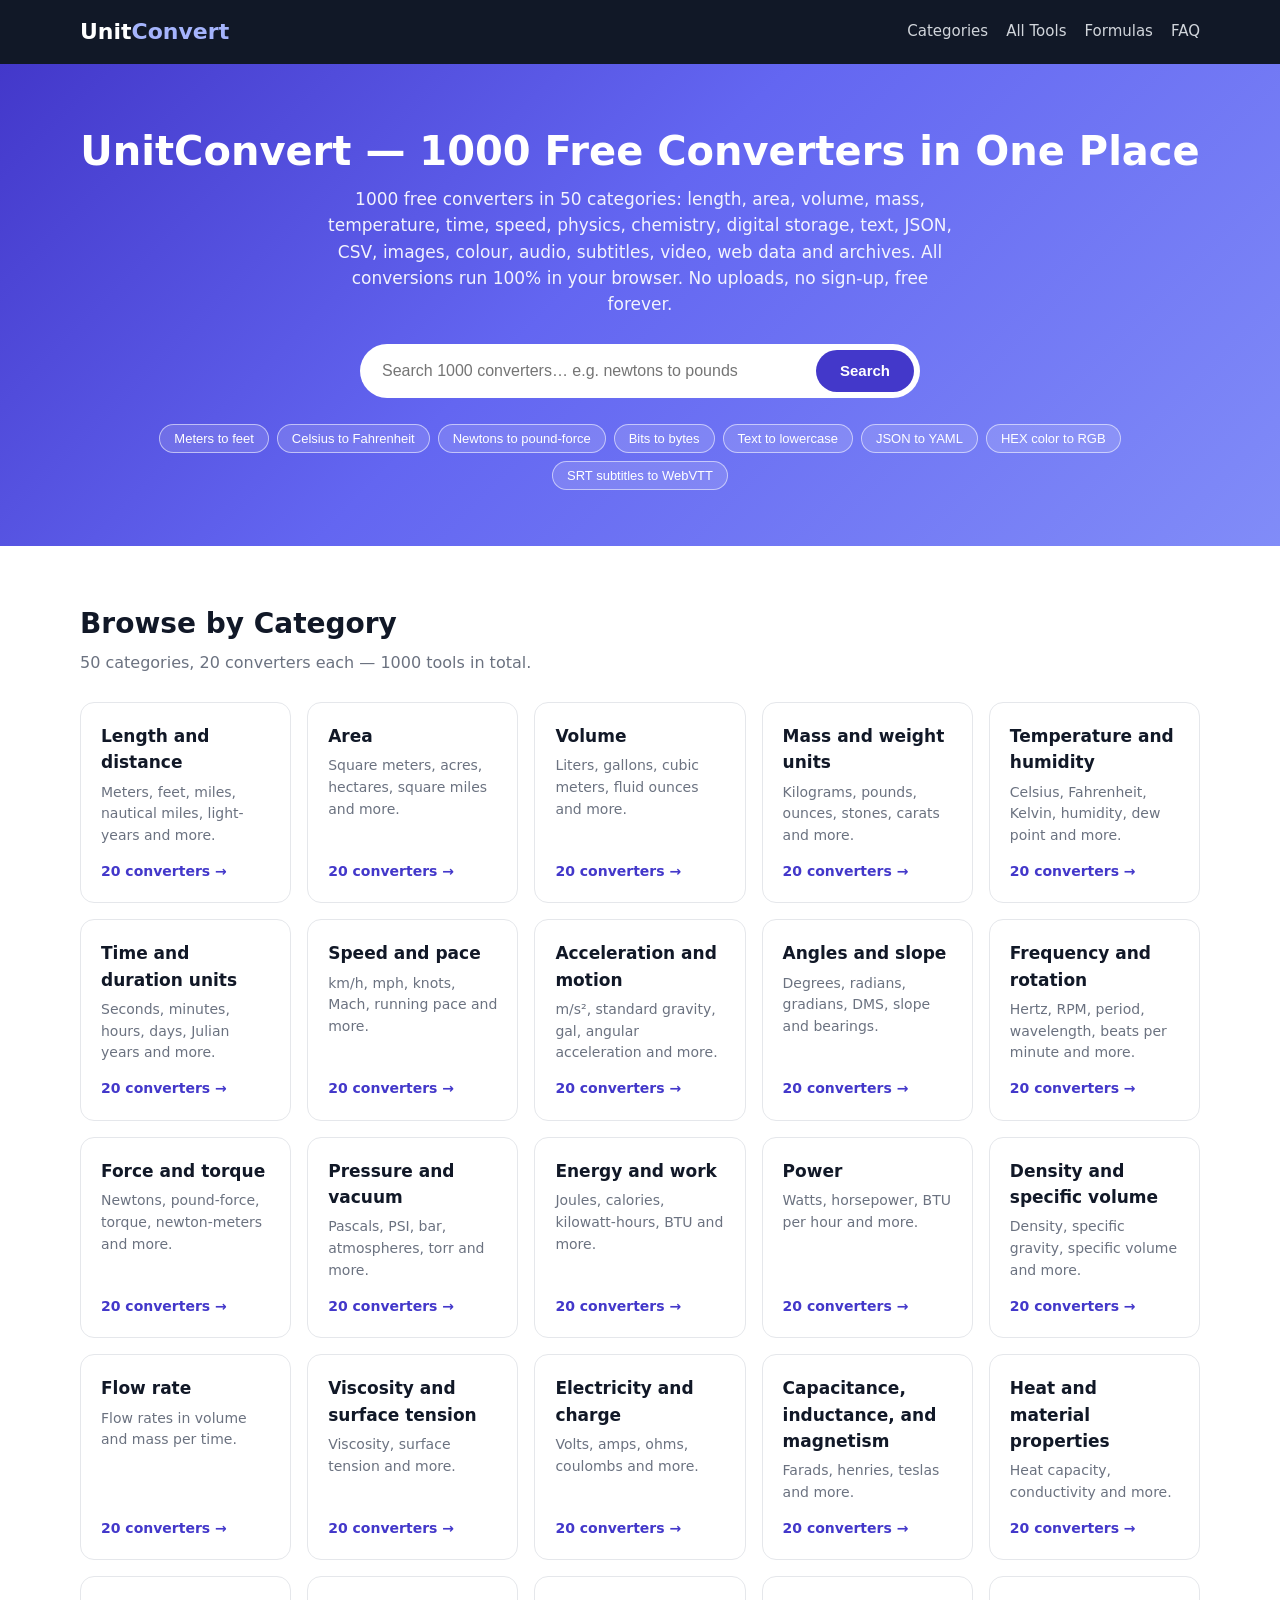
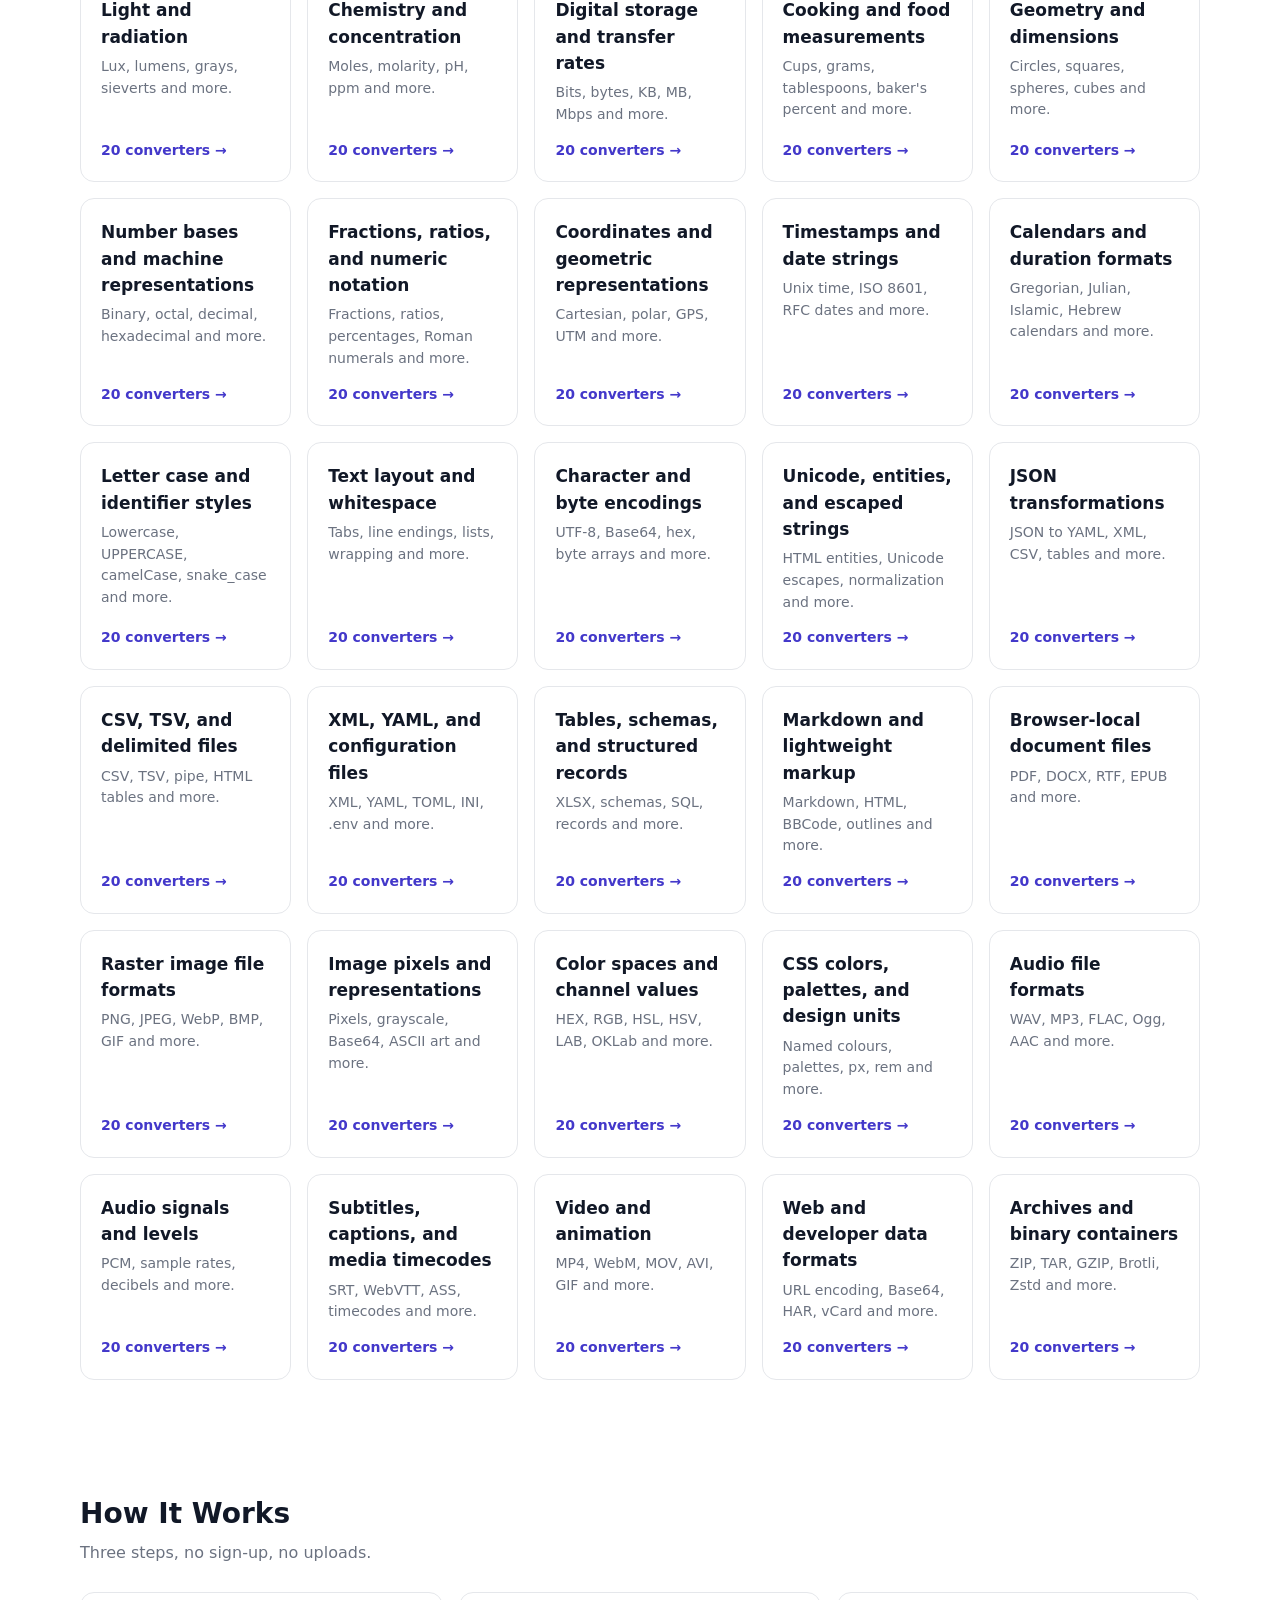
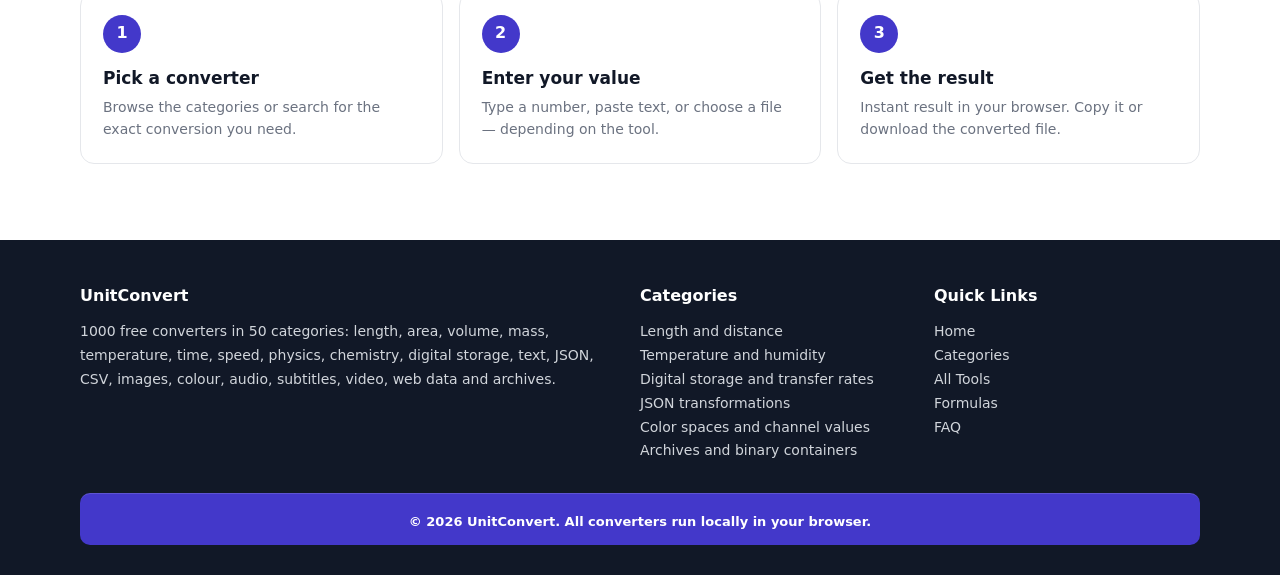
<file: index.html>
<!DOCTYPE html>
<html lang="en">
<head>
  <meta name="google-site-verification" content="mkEj4gmrRKEzXLPZhpCU2BWsqfdQDGUkeiifgTPFusU" />
<meta charset="UTF-8">
<meta name="viewport" content="width=device-width, initial-scale=1.0">
<title>UnitConvert — 1000 Free Converters in One Place</title>
<meta name="description" content="1000 free converters in 50 categories: length, area, volume, mass, temperature, time, speed, physics, chemistry, digital storage, text, JSON, CSV, images, colour, audio, subtitles, video, web data and archives.">

<meta property="og:type" content="website">
<meta property="og:title" content="UnitConvert — 1000 Free Converters in One Place">
<meta property="og:description" content="1000 free converters in 50 categories: length, area, volume, mass, temperature, time, speed, physics, chemistry, digital storage, text, JSON, CSV, images, colour, audio, subtitles, video, web data and archives.">
<meta name="twitter:card" content="summary_large_image">
<meta name="twitter:title" content="UnitConvert — 1000 Free Converters in One Place">
<meta name="twitter:description" content="1000 free converters in 50 categories: length, area, volume, mass, temperature, time, speed, physics, chemistry, digital storage, text, JSON, CSV, images, colour, audio, subtitles, video, web data and archives.">
<script type="application/ld+json">
{"@context":"https://schema.org","@type":"WebSite","name":"UnitConvert","description":"1000 free converters in 50 categories: length, area, volume, mass, temperature, time, speed, physics, chemistry, digital storage, text, JSON, CSV, images, colour, audio, subtitles, video, web data and archives."}
</script>
<script type="application/ld+json">
{"@context":"https://schema.org","@type":"FAQPage","mainEntity":[
{"@type":"Question","name":"Are the UnitConvert converters really free?","acceptedAnswer":{"@type":"Answer","text":"Yes. All 1000 converters on UnitConvert are free, with no sign-up and no usage limits."}},
{"@type":"Question","name":"Do my values or files leave my device?","acceptedAnswer":{"@type":"Answer","text":"No. Every conversion runs locally in your browser. Numeric and text tools never send anything anywhere; file tools process your file on your own device and the converted file is downloaded straight to you."}},
{"@type":"Question","name":"How accurate are the conversions?","acceptedAnswer":{"@type":"Answer","text":"Numeric converters use exact international factors where they exist (for example 1 inch = 2.54 cm exactly). Special tools such as calendars and coordinates use standard published algorithms."}},
{"@type":"Question","name":"Can I use these converters on my phone?","acceptedAnswer":{"@type":"Answer","text":"Yes. The site is fully responsive — the tool grid, search and converter all work on mobile."}},
{"@type":"Question","name":"What is UnitConvert?","acceptedAnswer":{"@type":"Answer","text":"UnitConvert is a free collection of 1000 converters in 50 categories of 20 tools each — units, physics, science, text, data formats, media, colour and files."}},
{"@type":"Question","name":"Why do some tools ask for an extra value?","acceptedAnswer":{"@type":"Answer","text":"Some conversions need a reference value — for example a molar mass, a density, or a temperature. The converter asks for it so the result is correct for your exact case."}},
{"@type":"Question","name":"Can I copy a result?","acceptedAnswer":{"@type":"Answer","text":"Yes. Every converter has a Copy button (numeric and text tools), and file tools give you a direct download."}},
{"@type":"Question","name":"Do the tools work offline?","acceptedAnswer":{"@type":"Answer","text":"Once the page is loaded, the converters themselves need no internet connection — everything runs in your browser."}}
]}
</script>

<link rel="stylesheet" href="global/global.css">
<link rel="stylesheet" href="element/element.css">
<link rel="stylesheet" href="style/style.css">

</head>
<body>
<header>
  <div class="wrap hd">
    <a class="logo" href="index.html">Unit<span>Convert</span></a>
    <nav><a href="categories.html" class="">Categories</a><a href="tools.html" class="">All Tools</a><a href="formulas.html" class="">Formulas</a><a href="faq.html" class="">FAQ</a></nav>
  </div>
</header>

<section class="hero">
  <h1>UnitConvert — 1000 Free Converters in One Place</h1>
  <p>1000 free converters in 50 categories: length, area, volume, mass, temperature, time, speed, physics, chemistry, digital storage, text, JSON, CSV, images, colour, audio, subtitles, video, web data and archives. All conversions run 100% in your browser. No uploads, no sign-up, free forever.</p>
  <div class="search"><input id="heroSearch" type="text" placeholder="Search 1000 converters… e.g. newtons to pounds"><button onclick="scrollToTools()">Search</button></div>
  <div class="pop" id="popChips"></div>
</section>

<section id="categories"><div class="wrap">
  <h2 class="sec-h">Browse by Category</h2>
  <p class="sec-p">50 categories, 20 converters each — 1000 tools in total.</p>
  <div class="cat-grid" id="catGrid"></div>
</div></section>

<section id="how"><div class="wrap">
  <h2 class="sec-h">How It Works</h2>
  <p class="sec-p">Three steps, no sign-up, no uploads.</p>
  <div class="steps">
    <div class="step"><div class="n">1</div><h3>Pick a converter</h3><p>Browse the categories or search for the exact conversion you need.</p></div>
    <div class="step"><div class="n">2</div><h3>Enter your value</h3><p>Type a number, paste text, or choose a file — depending on the tool.</p></div>
    <div class="step"><div class="n">3</div><h3>Get the result</h3><p>Instant result in your browser. Copy it or download the converted file.</p></div>
  </div>
</div></section>

<footer>
  <div class="wrap">
    <div class="cols">
      <div><h4>UnitConvert</h4><p>1000 free converters in 50 categories: length, area, volume, mass, temperature, time, speed, physics, chemistry, digital storage, text, JSON, CSV, images, colour, audio, subtitles, video, web data and archives.</p></div>
      <div><h4>Categories</h4><ul><li><a href="tools.html?cat=1">Length and distance</a></li><li><a href="tools.html?cat=5">Temperature and humidity</a></li><li><a href="tools.html?cat=23">Digital storage and transfer rates</a></li><li><a href="tools.html?cat=35">JSON transformations</a></li><li><a href="tools.html?cat=43">Color spaces and channel values</a></li><li><a href="tools.html?cat=50">Archives and binary containers</a></li></ul></div>
      <div><h4>Quick Links</h4><ul><li><a href="index.html">Home</a></li><li><a href="categories.html">Categories</a></li><li><a href="tools.html">All Tools</a></li><li><a href="formulas.html">Formulas</a></li><li><a href="faq.html">FAQ</a></li></ul></div>
    </div>
    <div class="copy">© 2026 UnitConvert. All converters run locally in your browser.</div>
  </div>
</footer>
<div class="modal" id="modal"><div class="card">
  <button class="x" onclick="closeModal()">✕</button>
  <div class="mcat" id="mCat"></div>
  <h2 id="mTitle"></h2>
  <div class="mfrom" id="mFromTo"></div>
  <div id="mInputs"></div>
  <div class="formula" id="mFormula"></div>
</div></div>
<script src="js/data.js"></script>
<script src="js/app.js"></script>
</body>
</html>
</file>
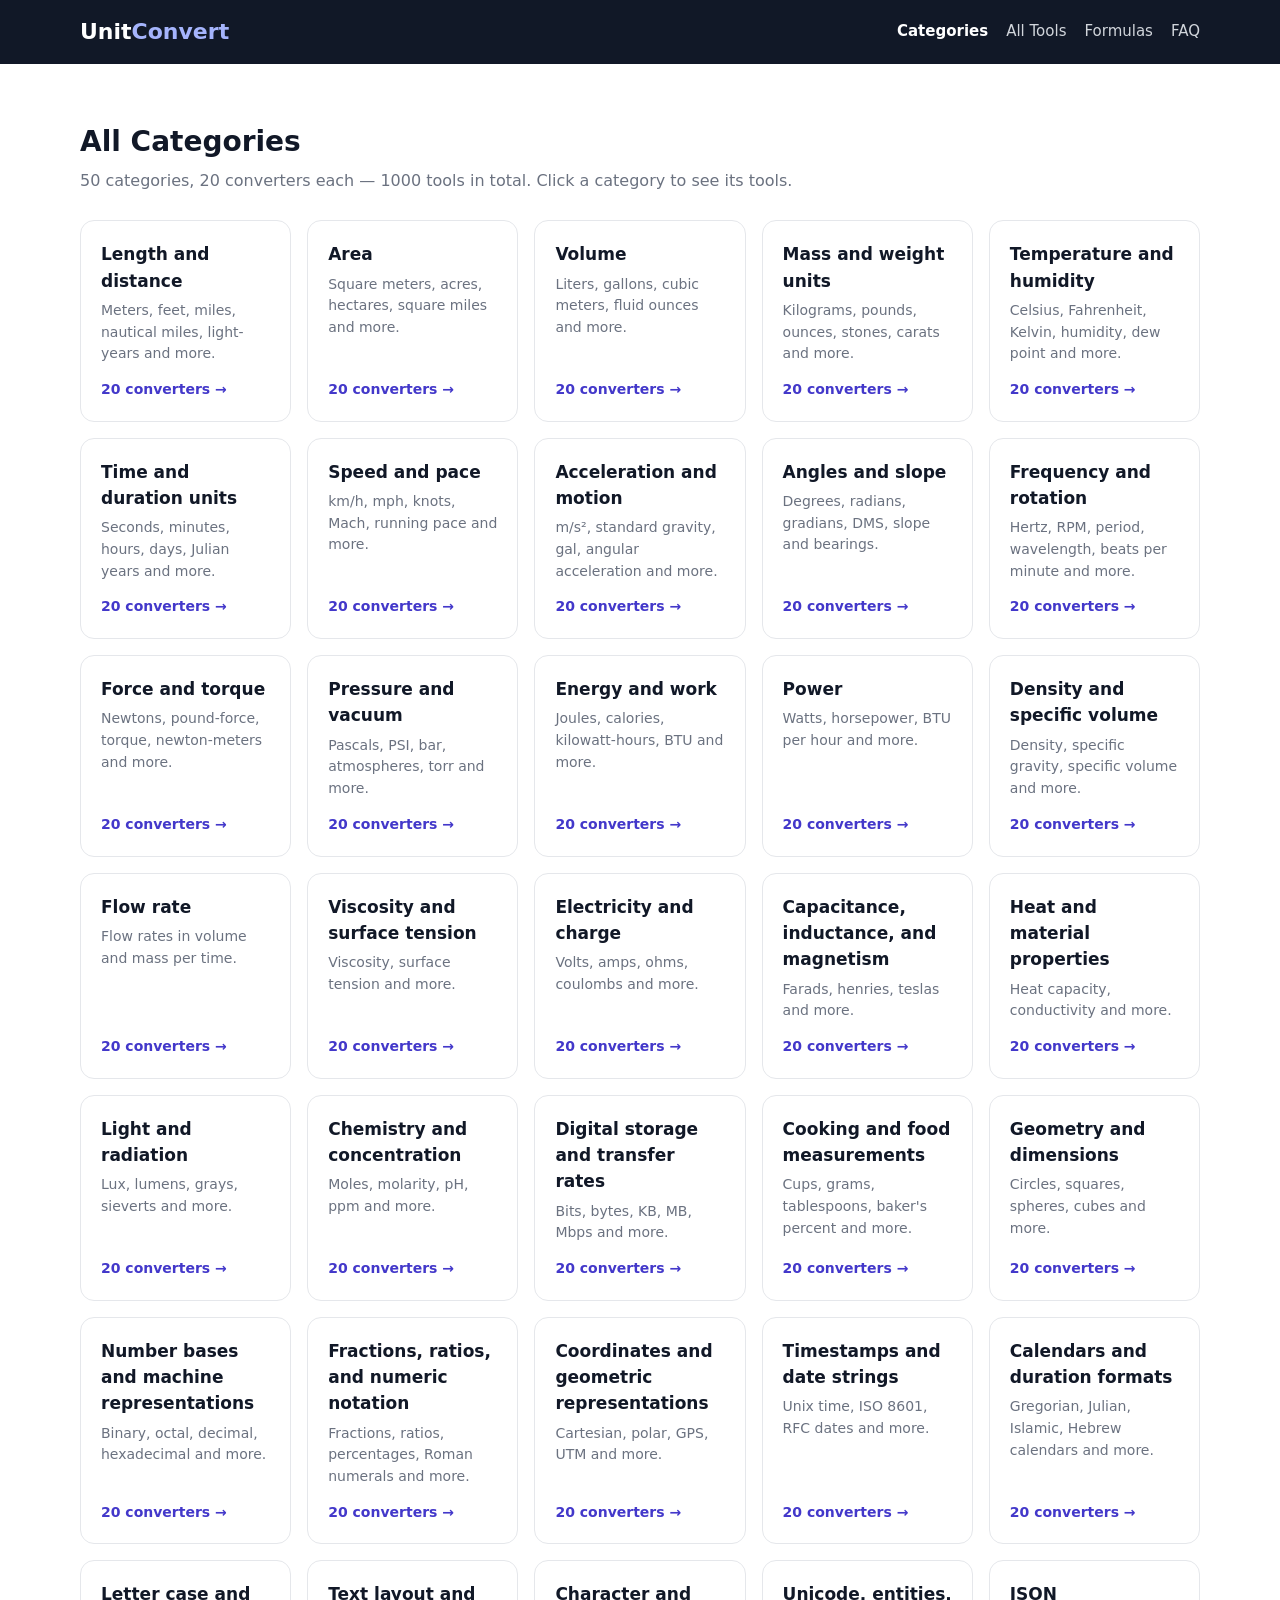
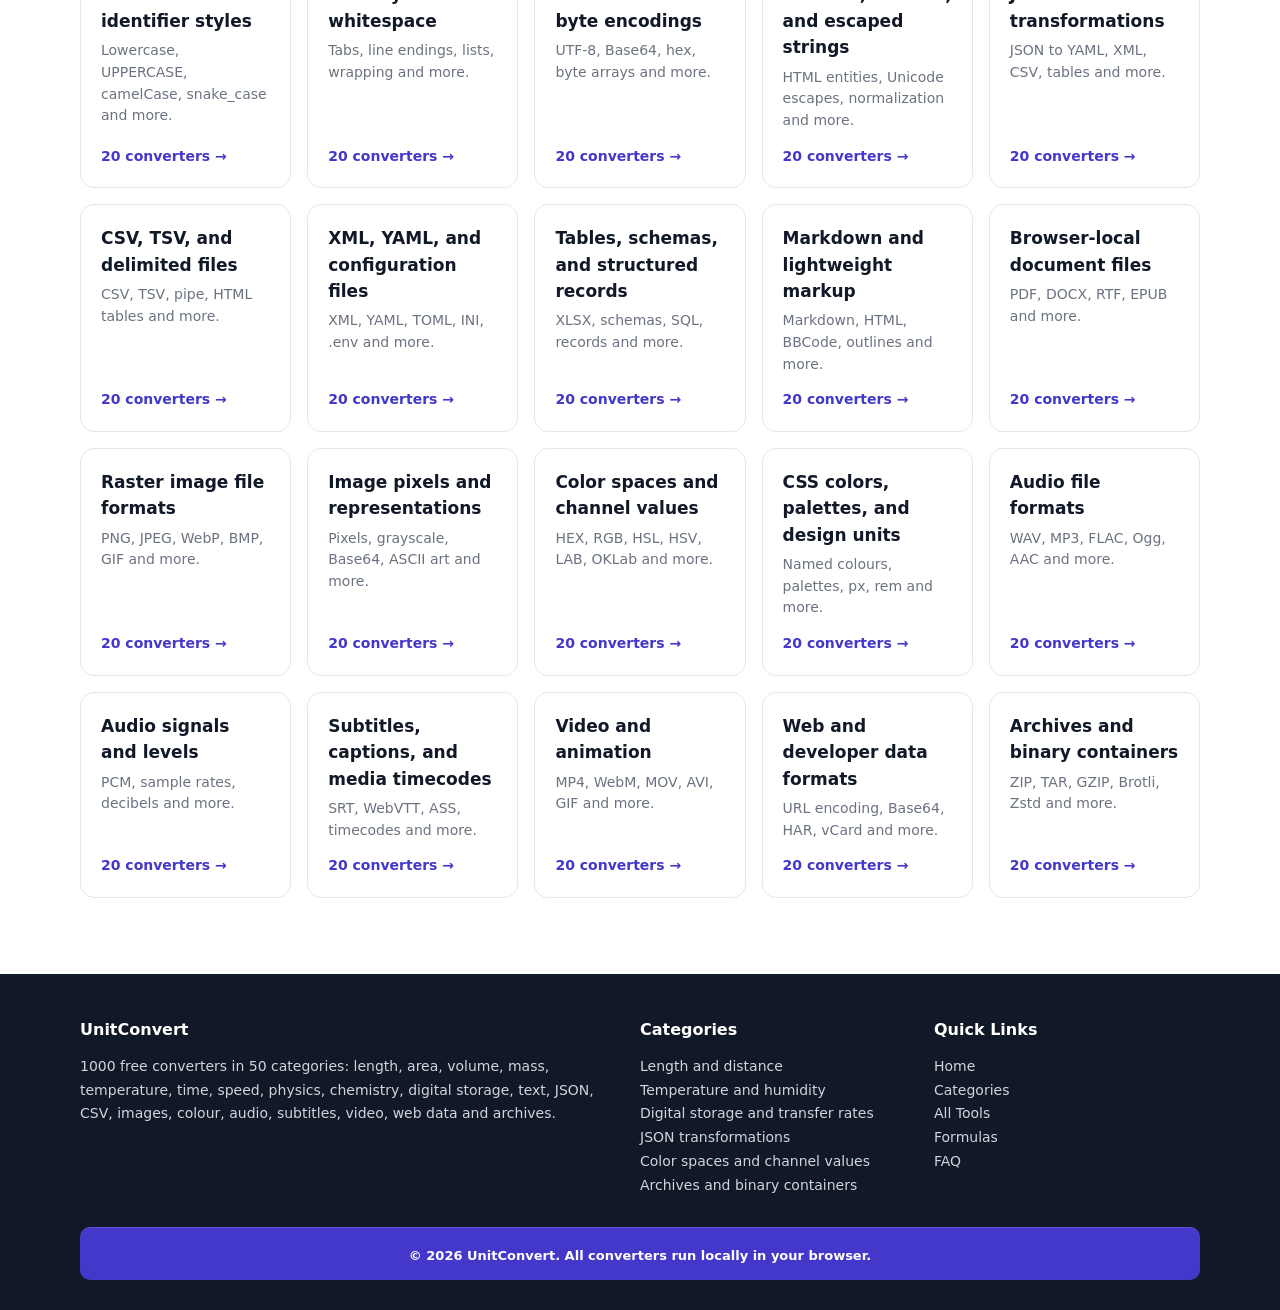
<file: categories.html>
<!DOCTYPE html>
<html lang="en">
<head>
<meta charset="UTF-8">
<meta name="viewport" content="width=device-width, initial-scale=1.0">
<title>All Categories — UnitConvert</title>
<meta name="description" content="1000 free converters in 50 categories: length, area, volume, mass, temperature, time, speed, physics, chemistry, digital storage, text, JSON, CSV, images, colour, audio, subtitles, video, web data and archives.">
<link rel="stylesheet" href="global/global.css">
<link rel="stylesheet" href="element/element.css">
<link rel="stylesheet" href="style/style.css">

</head>
<body>
<header>
  <div class="wrap hd">
    <a class="logo" href="index.html">Unit<span>Convert</span></a>
    <nav><a href="categories.html" class="on">Categories</a><a href="tools.html" class="">All Tools</a><a href="formulas.html" class="">Formulas</a><a href="faq.html" class="">FAQ</a></nav>
  </div>
</header>

<section><div class="wrap">
  <h2 class="sec-h">All Categories</h2>
  <p class="sec-p">50 categories, 20 converters each — 1000 tools in total. Click a category to see its tools.</p>
  <div class="cat-grid" id="catGrid"></div>
</div></section>

<footer>
  <div class="wrap">
    <div class="cols">
      <div><h4>UnitConvert</h4><p>1000 free converters in 50 categories: length, area, volume, mass, temperature, time, speed, physics, chemistry, digital storage, text, JSON, CSV, images, colour, audio, subtitles, video, web data and archives.</p></div>
      <div><h4>Categories</h4><ul><li><a href="tools.html?cat=1">Length and distance</a></li><li><a href="tools.html?cat=5">Temperature and humidity</a></li><li><a href="tools.html?cat=23">Digital storage and transfer rates</a></li><li><a href="tools.html?cat=35">JSON transformations</a></li><li><a href="tools.html?cat=43">Color spaces and channel values</a></li><li><a href="tools.html?cat=50">Archives and binary containers</a></li></ul></div>
      <div><h4>Quick Links</h4><ul><li><a href="index.html">Home</a></li><li><a href="categories.html">Categories</a></li><li><a href="tools.html">All Tools</a></li><li><a href="formulas.html">Formulas</a></li><li><a href="faq.html">FAQ</a></li></ul></div>
    </div>
    <div class="copy">© 2026 UnitConvert. All converters run locally in your browser.</div>
  </div>
</footer>
<div class="modal" id="modal"><div class="card">
  <button class="x" onclick="closeModal()">✕</button>
  <div class="mcat" id="mCat"></div>
  <h2 id="mTitle"></h2>
  <div class="mfrom" id="mFromTo"></div>
  <div id="mInputs"></div>
  <div class="formula" id="mFormula"></div>
</div></div>
<script src="js/data.js"></script>
<script src="js/app.js"></script>
</body>
</html>
</file>
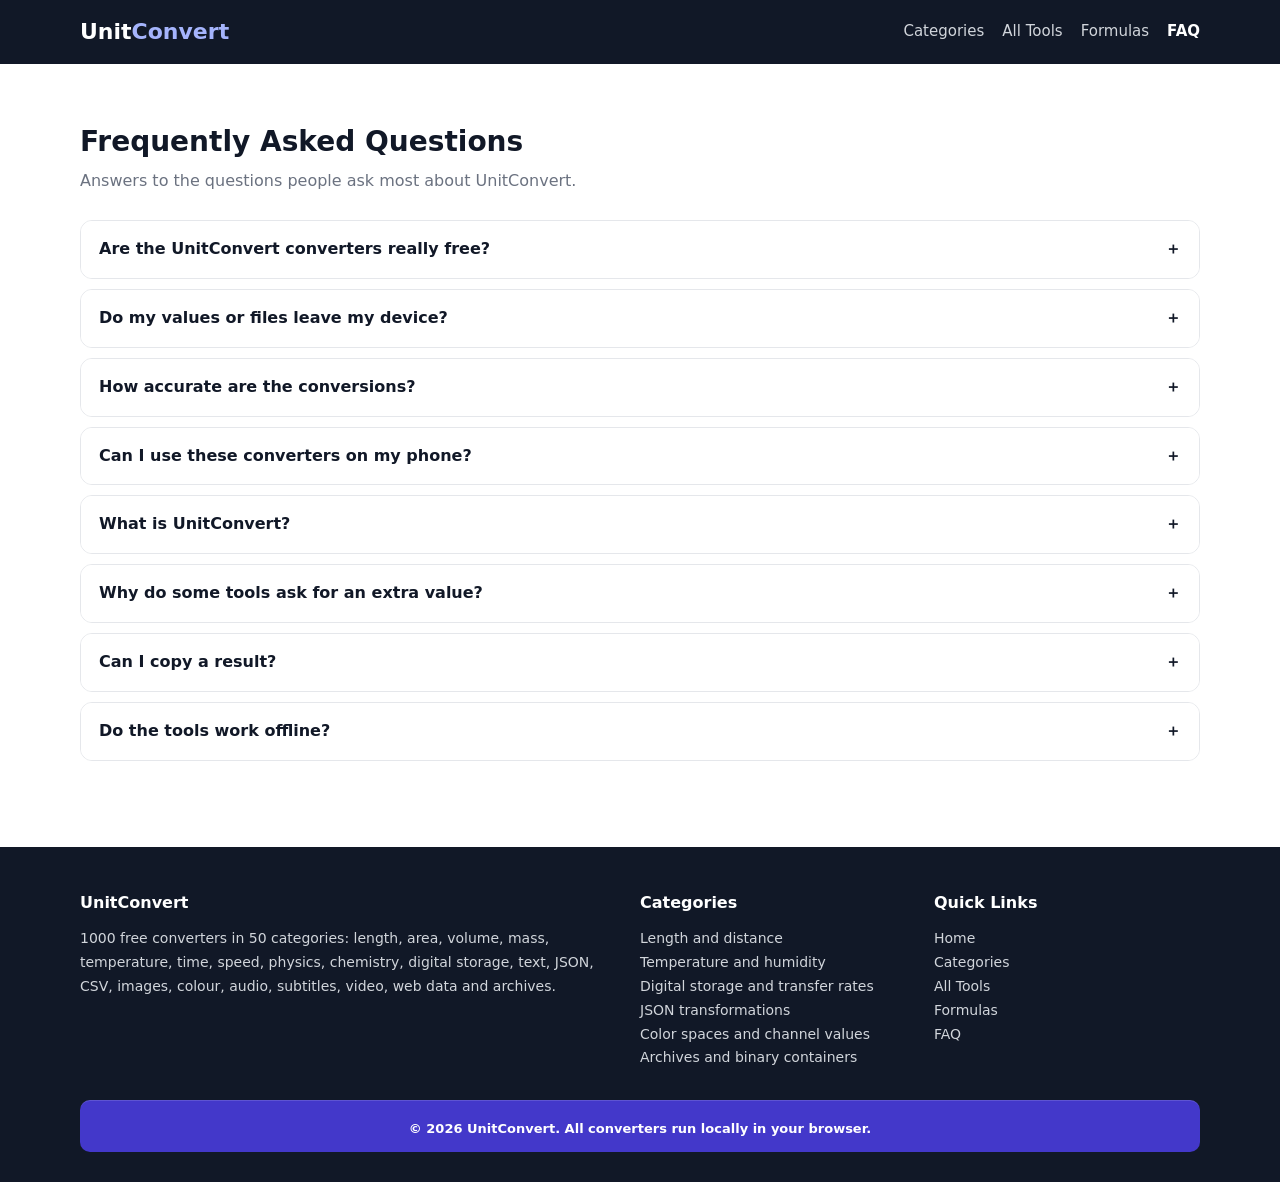
<file: faq.html>
<!DOCTYPE html>
<html lang="en">
<head>
<meta charset="UTF-8">
<meta name="viewport" content="width=device-width, initial-scale=1.0">
<title>FAQ — UnitConvert</title>
<meta name="description" content="1000 free converters in 50 categories: length, area, volume, mass, temperature, time, speed, physics, chemistry, digital storage, text, JSON, CSV, images, colour, audio, subtitles, video, web data and archives.">
<link rel="stylesheet" href="global/global.css">
<link rel="stylesheet" href="element/element.css">
<link rel="stylesheet" href="style/style.css">

</head>
<body>
<header>
  <div class="wrap hd">
    <a class="logo" href="index.html">Unit<span>Convert</span></a>
    <nav><a href="categories.html" class="">Categories</a><a href="tools.html" class="">All Tools</a><a href="formulas.html" class="">Formulas</a><a href="faq.html" class="on">FAQ</a></nav>
  </div>
</header>

<section id="faq"><div class="wrap">
  <h2 class="sec-h">Frequently Asked Questions</h2>
  <p class="sec-p">Answers to the questions people ask most about UnitConvert.</p>

<div class="faq-item"><div class="faq-q" style="cursor:pointer"><span>Are the UnitConvert converters really free?</span><span>＋</span></div><div class="faq-a">Yes. All 1000 converters on UnitConvert are free, with no sign-up and no usage limits.</div></div>


<div class="faq-item"><div class="faq-q" style="cursor:pointer"><span>Do my values or files leave my device?</span><span>＋</span></div><div class="faq-a">No. Every conversion runs locally in your browser. Numeric and text tools never send anything anywhere; file tools process your file on your own device and the converted file is downloaded straight to you.</div></div>


<div class="faq-item"><div class="faq-q" style="cursor:pointer"><span>How accurate are the conversions?</span><span>＋</span></div><div class="faq-a">Numeric converters use exact international factors where they exist (for example 1 inch = 2.54 cm exactly). Special tools such as calendars and coordinates use standard published algorithms.</div></div>


<div class="faq-item"><div class="faq-q" style="cursor:pointer"><span>Can I use these converters on my phone?</span><span>＋</span></div><div class="faq-a">Yes. The site is fully responsive — the tool grid, search and converter all work on mobile.</div></div>


<div class="faq-item"><div class="faq-q" style="cursor:pointer"><span>What is UnitConvert?</span><span>＋</span></div><div class="faq-a">UnitConvert is a free collection of 1000 converters in 50 categories of 20 tools each — units, physics, science, text, data formats, media, colour and files.</div></div>


<div class="faq-item"><div class="faq-q" style="cursor:pointer"><span>Why do some tools ask for an extra value?</span><span>＋</span></div><div class="faq-a">Some conversions need a reference value — for example a molar mass, a density, or a temperature. The converter asks for it so the result is correct for your exact case.</div></div>


<div class="faq-item"><div class="faq-q" style="cursor:pointer"><span>Can I copy a result?</span><span>＋</span></div><div class="faq-a">Yes. Every converter has a Copy button (numeric and text tools), and file tools give you a direct download.</div></div>


<div class="faq-item"><div class="faq-q" style="cursor:pointer"><span>Do the tools work offline?</span><span>＋</span></div><div class="faq-a">Once the page is loaded, the converters themselves need no internet connection — everything runs in your browser.</div></div>

</div></section>

<footer>
  <div class="wrap">
    <div class="cols">
      <div><h4>UnitConvert</h4><p>1000 free converters in 50 categories: length, area, volume, mass, temperature, time, speed, physics, chemistry, digital storage, text, JSON, CSV, images, colour, audio, subtitles, video, web data and archives.</p></div>
      <div><h4>Categories</h4><ul><li><a href="tools.html?cat=1">Length and distance</a></li><li><a href="tools.html?cat=5">Temperature and humidity</a></li><li><a href="tools.html?cat=23">Digital storage and transfer rates</a></li><li><a href="tools.html?cat=35">JSON transformations</a></li><li><a href="tools.html?cat=43">Color spaces and channel values</a></li><li><a href="tools.html?cat=50">Archives and binary containers</a></li></ul></div>
      <div><h4>Quick Links</h4><ul><li><a href="index.html">Home</a></li><li><a href="categories.html">Categories</a></li><li><a href="tools.html">All Tools</a></li><li><a href="formulas.html">Formulas</a></li><li><a href="faq.html">FAQ</a></li></ul></div>
    </div>
    <div class="copy">© 2026 UnitConvert. All converters run locally in your browser.</div>
  </div>
</footer>
<div class="modal" id="modal"><div class="card">
  <button class="x" onclick="closeModal()">✕</button>
  <div class="mcat" id="mCat"></div>
  <h2 id="mTitle"></h2>
  <div class="mfrom" id="mFromTo"></div>
  <div id="mInputs"></div>
  <div class="formula" id="mFormula"></div>
</div></div>
<script src="js/data.js"></script>
<script src="js/app.js"></script>
</body>
</html>
</file>
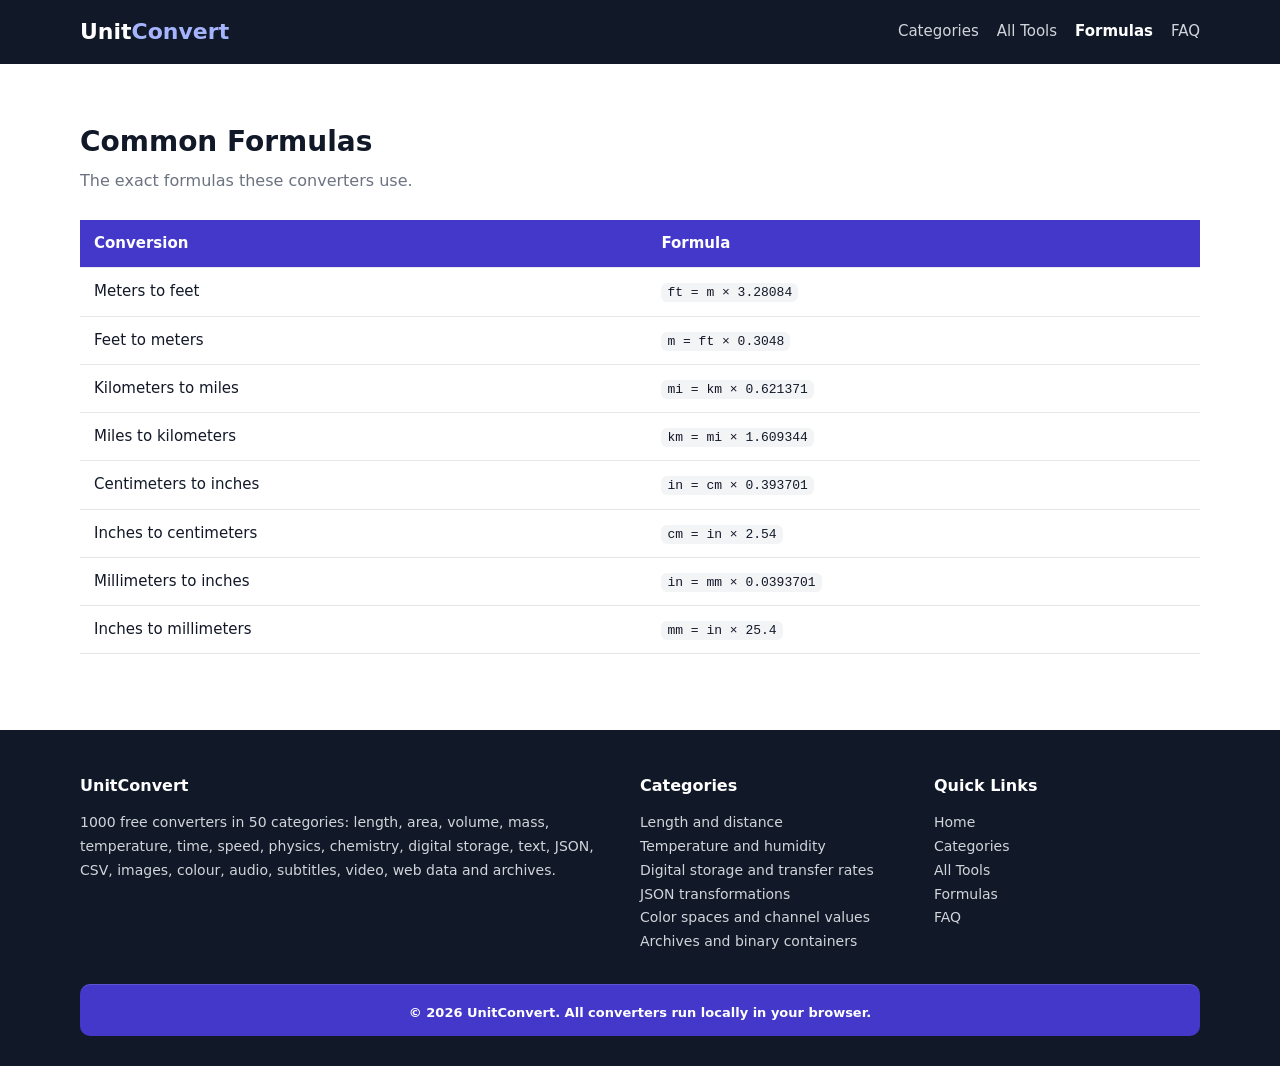
<file: formulas.html>
<!DOCTYPE html>
<html lang="en">
<head>
<meta charset="UTF-8">
<meta name="viewport" content="width=device-width, initial-scale=1.0">
<title>Common Formulas — UnitConvert</title>
<meta name="description" content="1000 free converters in 50 categories: length, area, volume, mass, temperature, time, speed, physics, chemistry, digital storage, text, JSON, CSV, images, colour, audio, subtitles, video, web data and archives.">
<link rel="stylesheet" href="global/global.css">
<link rel="stylesheet" href="element/element.css">
<link rel="stylesheet" href="style/style.css">

</head>
<body>
<header>
  <div class="wrap hd">
    <a class="logo" href="index.html">Unit<span>Convert</span></a>
    <nav><a href="categories.html" class="">Categories</a><a href="tools.html" class="">All Tools</a><a href="formulas.html" class="on">Formulas</a><a href="faq.html" class="">FAQ</a></nav>
  </div>
</header>

<section id="formulas"><div class="wrap">
  <h2 class="sec-h">Common Formulas</h2>
  <p class="sec-p">The exact formulas these converters use.</p>
  <table><thead><tr><th>Conversion</th><th>Formula</th></tr></thead><tbody>
<tr><td>Meters to feet</td><td><code>ft = m × 3.28084</code></td></tr>
<tr><td>Feet to meters</td><td><code>m = ft × 0.3048</code></td></tr>
<tr><td>Kilometers to miles</td><td><code>mi = km × 0.621371</code></td></tr>
<tr><td>Miles to kilometers</td><td><code>km = mi × 1.609344</code></td></tr>
<tr><td>Centimeters to inches</td><td><code>in = cm × 0.393701</code></td></tr>
<tr><td>Inches to centimeters</td><td><code>cm = in × 2.54</code></td></tr>
<tr><td>Millimeters to inches</td><td><code>in = mm × 0.0393701</code></td></tr>
<tr><td>Inches to millimeters</td><td><code>mm = in × 25.4</code></td></tr>
  </tbody></table>
</div></section>

<footer>
  <div class="wrap">
    <div class="cols">
      <div><h4>UnitConvert</h4><p>1000 free converters in 50 categories: length, area, volume, mass, temperature, time, speed, physics, chemistry, digital storage, text, JSON, CSV, images, colour, audio, subtitles, video, web data and archives.</p></div>
      <div><h4>Categories</h4><ul><li><a href="tools.html?cat=1">Length and distance</a></li><li><a href="tools.html?cat=5">Temperature and humidity</a></li><li><a href="tools.html?cat=23">Digital storage and transfer rates</a></li><li><a href="tools.html?cat=35">JSON transformations</a></li><li><a href="tools.html?cat=43">Color spaces and channel values</a></li><li><a href="tools.html?cat=50">Archives and binary containers</a></li></ul></div>
      <div><h4>Quick Links</h4><ul><li><a href="index.html">Home</a></li><li><a href="categories.html">Categories</a></li><li><a href="tools.html">All Tools</a></li><li><a href="formulas.html">Formulas</a></li><li><a href="faq.html">FAQ</a></li></ul></div>
    </div>
    <div class="copy">© 2026 UnitConvert. All converters run locally in your browser.</div>
  </div>
</footer>
<div class="modal" id="modal"><div class="card">
  <button class="x" onclick="closeModal()">✕</button>
  <div class="mcat" id="mCat"></div>
  <h2 id="mTitle"></h2>
  <div class="mfrom" id="mFromTo"></div>
  <div id="mInputs"></div>
  <div class="formula" id="mFormula"></div>
</div></div>
<script src="js/data.js"></script>
<script src="js/app.js"></script>
</body>
</html>
</file>
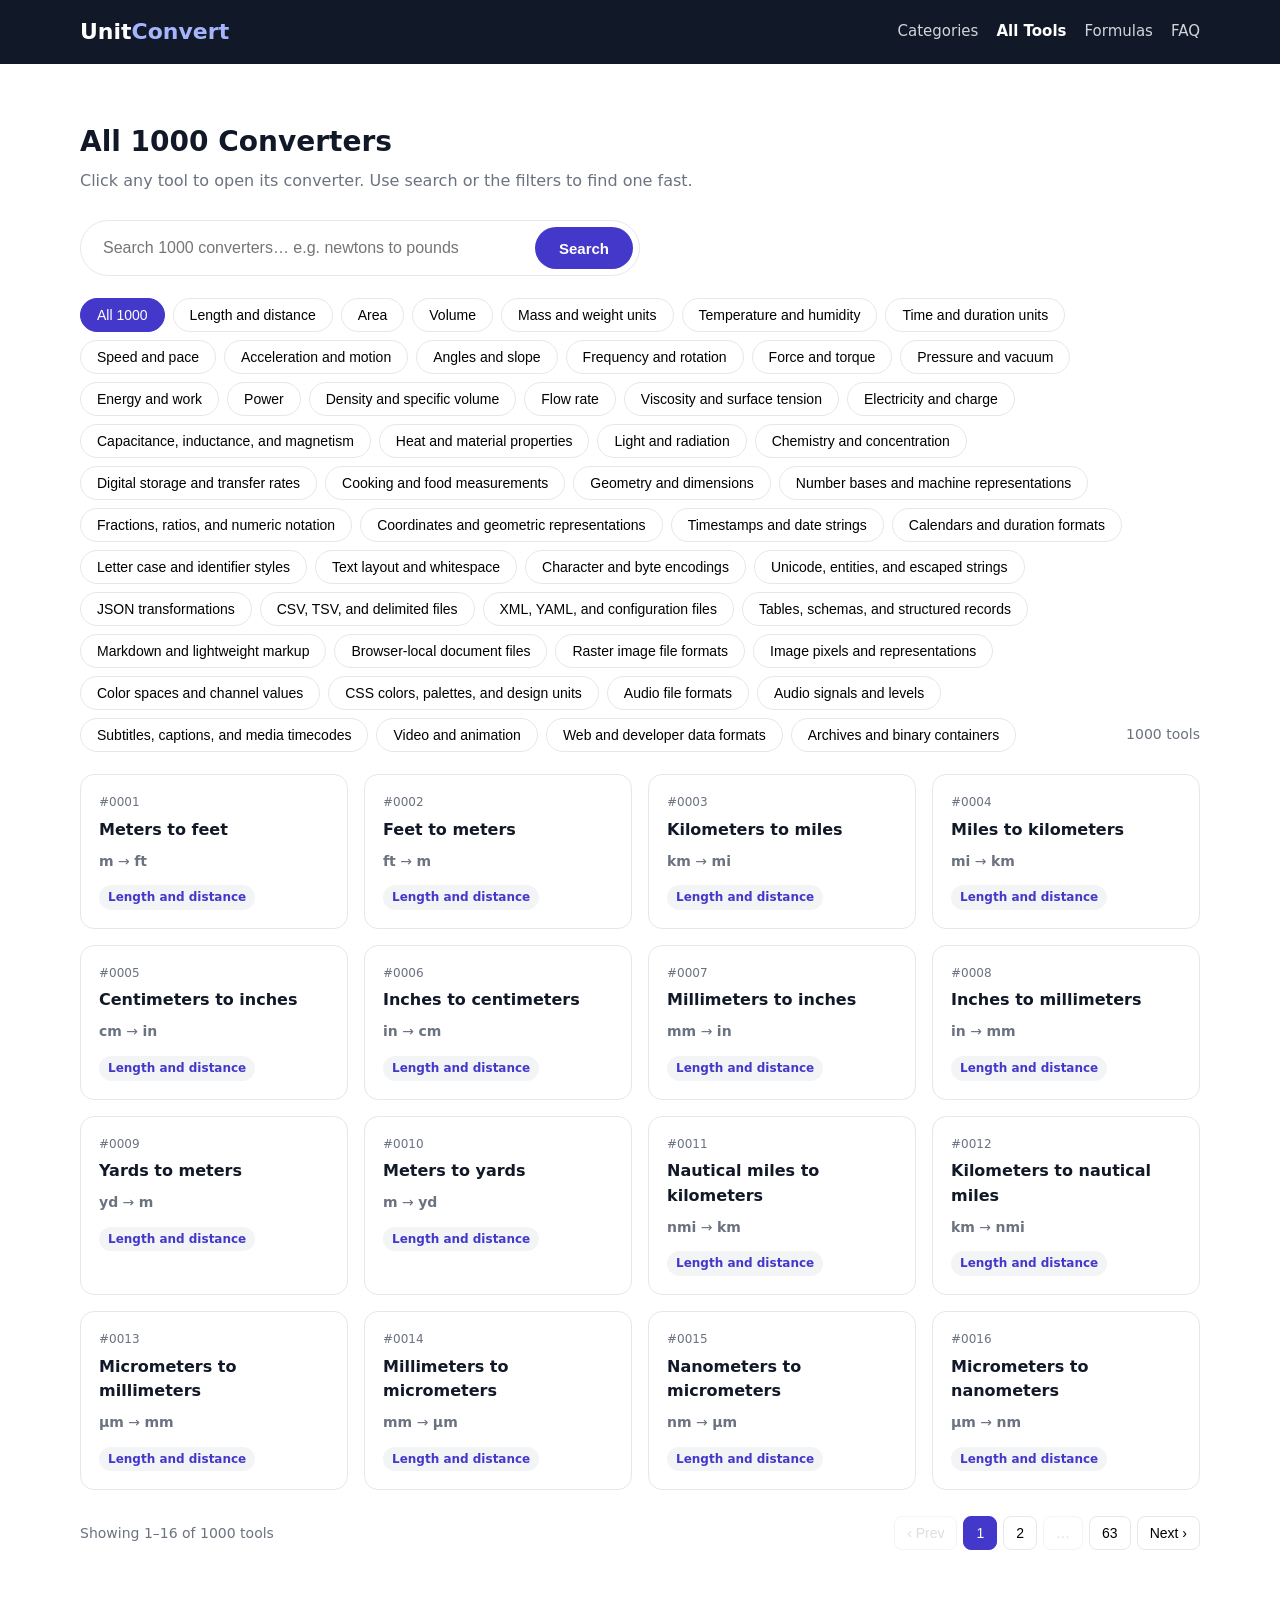
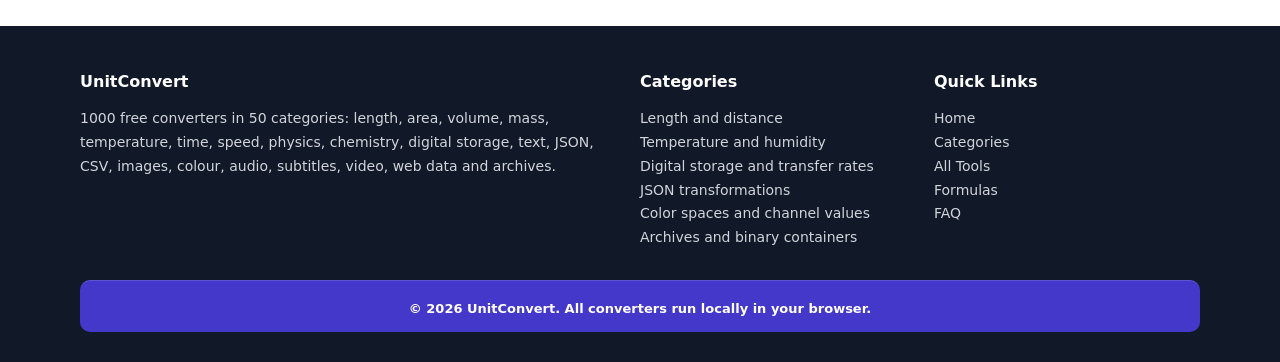
<file: tools.html>
<!DOCTYPE html>
<html lang="en">
<head>
<meta charset="UTF-8">
<meta name="viewport" content="width=device-width, initial-scale=1.0">
<title>All 1000 Converters — UnitConvert</title>
<meta name="description" content="1000 free converters in 50 categories: length, area, volume, mass, temperature, time, speed, physics, chemistry, digital storage, text, JSON, CSV, images, colour, audio, subtitles, video, web data and archives.">
<link rel="stylesheet" href="global/global.css">
<link rel="stylesheet" href="element/element.css">
<link rel="stylesheet" href="style/style.css">

</head>
<body>
<header>
  <div class="wrap hd">
    <a class="logo" href="index.html">Unit<span>Convert</span></a>
    <nav><a href="categories.html" class="">Categories</a><a href="tools.html" class="on">All Tools</a><a href="formulas.html" class="">Formulas</a><a href="faq.html" class="">FAQ</a></nav>
  </div>
</header>

<section id="tools"><div class="wrap">
  <h2 class="sec-h">All 1000 Converters</h2>
  <p class="sec-p">Click any tool to open its converter. Use search or the filters to find one fast.</p>
  <div class="search bordered" style="margin:0 0 22px"><input id="toolSearch" type="text" placeholder="Search 1000 converters… e.g. newtons to pounds"><button onclick="scrollToTools()">Search</button></div>
  <div class="filters" id="filters"></div>
  <div class="grid" id="toolGrid"></div>
  <div class="empty" id="emptyMsg">No tools match your search. Try a different keyword.</div>
  <div class="pager" id="pager"></div>
</div></section>

<footer>
  <div class="wrap">
    <div class="cols">
      <div><h4>UnitConvert</h4><p>1000 free converters in 50 categories: length, area, volume, mass, temperature, time, speed, physics, chemistry, digital storage, text, JSON, CSV, images, colour, audio, subtitles, video, web data and archives.</p></div>
      <div><h4>Categories</h4><ul><li><a href="tools.html?cat=1">Length and distance</a></li><li><a href="tools.html?cat=5">Temperature and humidity</a></li><li><a href="tools.html?cat=23">Digital storage and transfer rates</a></li><li><a href="tools.html?cat=35">JSON transformations</a></li><li><a href="tools.html?cat=43">Color spaces and channel values</a></li><li><a href="tools.html?cat=50">Archives and binary containers</a></li></ul></div>
      <div><h4>Quick Links</h4><ul><li><a href="index.html">Home</a></li><li><a href="categories.html">Categories</a></li><li><a href="tools.html">All Tools</a></li><li><a href="formulas.html">Formulas</a></li><li><a href="faq.html">FAQ</a></li></ul></div>
    </div>
    <div class="copy">© 2026 UnitConvert. All converters run locally in your browser.</div>
  </div>
</footer>
<div class="modal" id="modal"><div class="card">
  <button class="x" onclick="closeModal()">✕</button>
  <div class="mcat" id="mCat"></div>
  <h2 id="mTitle"></h2>
  <div class="mfrom" id="mFromTo"></div>
  <div id="mInputs"></div>
  <div class="formula" id="mFormula"></div>
</div></div>
<script src="js/data.js"></script>
<script src="js/app.js"></script>
</body>
</html>
</file>
<file: global/global.css>
/* global.css — base styles: reset, variables, body, layout */
*{box-sizing:border-box;margin:0;padding:0}
:root{--hdr:#111827;--hero:linear-gradient(135deg,#4338ca,#6366f1 45%,#818cf8);--ind:#4338ca;--indl:#a5b4fc;--ink:#111827;--mut:#6b7280;--line:#e5e7eb}
body{font-family:system-ui,-apple-system,'Segoe UI',Roboto,Arial,sans-serif;color:var(--ink);background:#fff;line-height:1.55}
a{color:inherit;text-decoration:none}
.wrap{max-width:1160px;margin:0 auto;padding:0 20px}
section{padding:56px 0}
.sec-h{font-size:28px;margin-bottom:6px}
.sec-p{color:var(--mut);margin-bottom:26px}
</file>
<file: element/element.css>
/* element.css — components: search, cards, grids, filters, pagination, tables, FAQ, modal, forms */
.search{display:flex;gap:10px;max-width:560px;margin:0 auto;background:#fff;border-radius:999px;padding:6px}
.search input{flex:1;border:0;outline:0;padding:12px 16px;font-size:16px;border-radius:999px;color:#111}
.search button{border:0;background:var(--ind);color:#fff;font-weight:700;font-size:15px;border-radius:999px;padding:12px 24px;cursor:pointer}
.pop{max-width:1160px;margin:26px auto 0;padding:0 20px;display:flex;flex-wrap:wrap;gap:8px;justify-content:center}
.pop button{border:1px solid rgba(255,255,255,.55);background:rgba(255,255,255,.14);color:#fff;border-radius:999px;padding:6px 14px;font-size:13px;cursor:pointer}
.pop button:hover{background:rgba(255,255,255,.28)}
.cat-grid{display:grid;grid-template-columns:repeat(5,1fr);gap:16px}
.cat{border:1px solid var(--line);border-radius:14px;padding:20px;display:flex;flex-direction:column;min-height:198px;cursor:pointer;background:#fff}
.cat:hover{border-color:var(--ind);box-shadow:0 8px 24px rgba(0,0,0,.08)}
.cat h3{font-size:17px;margin-bottom:6px}
.cat p{font-size:14px;color:var(--mut);flex:1}
.cat .n{margin-top:14px;font-size:14px;font-weight:700;color:var(--ind)}
.filters{display:flex;flex-wrap:wrap;gap:8px;margin-bottom:22px}
.filters button{border:1px solid var(--line);background:#fff;border-radius:999px;padding:8px 16px;font-size:14px;cursor:pointer}
.filters button.on{background:var(--ind);border-color:var(--ind);color:#fff}
.filters .count{margin-left:auto;align-self:center;color:var(--mut);font-size:14px}
.grid{display:grid;grid-template-columns:repeat(4,1fr);gap:16px}
.tool{border:1px solid var(--line);border-radius:14px;padding:18px;cursor:pointer;background:#fff}
.tool:hover{border-color:var(--ind);box-shadow:0 8px 24px rgba(0,0,0,.08)}
.tool .num{font-size:12px;color:var(--mut);margin-bottom:6px}
.tool h3{font-size:16px;margin-bottom:8px}
.tool .conv{font-size:14px;color:var(--mut);margin-bottom:12px}
.cat-tag{display:inline-block;background:#f3f4f6;color:var(--ind);font-size:12px;font-weight:600;padding:3px 9px;border-radius:999px}
.empty{display:none;text-align:center;color:var(--mut);padding:40px 0}
.pager{display:flex;flex-wrap:wrap;align-items:center;gap:14px;justify-content:space-between;margin-top:26px}
.pg-info{color:var(--mut);font-size:14px}
.pg-btns{display:flex;gap:6px;flex-wrap:wrap}
.pg-btns button{border:1px solid var(--line);background:#fff;border-radius:8px;padding:8px 12px;font-size:14px;cursor:pointer}
.pg-btns button.on{background:var(--ind);border-color:var(--ind);color:#fff}
.pg-btns button:disabled{opacity:.45;cursor:default}
.steps{display:grid;grid-template-columns:repeat(3,1fr);gap:16px}
.step{border:1px solid var(--line);border-radius:14px;padding:22px}
.step .n{width:38px;height:38px;border-radius:50%;background:var(--ind);color:#fff;display:flex;align-items:center;justify-content:center;font-weight:800;margin-bottom:12px}
.step h3{font-size:17px;margin-bottom:6px}
.step p{font-size:14px;color:var(--mut)}
table{width:100%;border-collapse:collapse;font-size:15px}
th,td{padding:12px 14px;border-bottom:1px solid var(--line);text-align:left}
th{background:var(--ind);color:#fff}
td code{background:#f3f4f6;padding:2px 6px;border-radius:6px;font-size:13px}
.faq-item{border:1px solid var(--line);border-radius:12px;margin-bottom:10px;overflow:hidden}
.faq-q{width:100%;text-align:left;background:#fff;border:0;padding:16px 18px;font-size:16px;font-weight:600;cursor:pointer;display:flex;justify-content:space-between;gap:12px}
.faq-a{display:none;padding:0 18px 16px;color:var(--mut);font-size:15px}
.faq-item.open .faq-a{display:block}
.modal{position:fixed;inset:0;background:rgba(0,0,0,.55);display:none;align-items:flex-start;justify-content:center;z-index:100;padding:40px 16px;overflow:auto}
.modal.open{display:flex}
.card{background:#fff;border-radius:16px;max-width:560px;width:100%;padding:26px;position:relative}
.x{position:absolute;top:14px;right:16px;border:0;background:none;font-size:22px;cursor:pointer;color:#6b7280}
.mcat{font-size:12px;font-weight:700;letter-spacing:.06em;color:var(--ind);text-transform:uppercase}
.card h2{font-size:22px;margin:6px 0 4px}
.mfrom{color:var(--mut);font-size:14px;margin-bottom:18px}
.fld{margin-bottom:14px}
.fld label{display:block;font-size:14px;font-weight:600;margin-bottom:6px}
.fld input,.fld textarea{width:100%;border:1px solid #d1d5db;border-radius:10px;padding:12px 14px;font-size:16px;font-family:inherit}
.fld input:focus,.fld textarea:focus{outline:2px solid var(--ind);border-color:var(--ind)}
.fld textarea{resize:vertical}
.hint{font-size:13px;color:var(--mut);margin-top:5px}
.swaprow{margin-bottom:14px}
.swaprow button{border:1px solid var(--line);background:#fff;border-radius:999px;padding:8px 16px;font-size:14px;cursor:pointer}
.result{background:#f9fafb;border:1px solid var(--line);border-radius:12px;padding:16px;margin-bottom:14px}
.result .lbl{font-size:12px;letter-spacing:.06em;color:var(--mut);font-weight:700}
.result .val{font-size:26px;font-weight:800;margin-top:4px;word-break:break-word}
.result .val small{font-size:15px;color:var(--mut);font-weight:600}
.copyrow{display:flex;gap:10px}
.copy{flex:1;border:0;background:var(--ind);color:#fff;font-weight:700;font-size:15px;border-radius:10px;padding:13px;cursor:pointer}
.copy.done{background:#059669}
.formula{margin-top:14px;font-size:13px;color:var(--mut)}
@media(max-width:900px){.cat-grid{grid-template-columns:repeat(2,1fr)}.grid{grid-template-columns:repeat(2,1fr)}.steps{grid-template-columns:1fr}}
@media(max-width:720px){.cat-grid{grid-template-columns:repeat(2,1fr)}.grid{grid-template-columns:1fr}}

.search.bordered{border:1px solid var(--line)}
</file>
<file: style/style.css>
/* style.css — header, hero and footer */
header{position:sticky;top:0;z-index:50;background:var(--hdr)}
header .hd{display:flex;align-items:center;gap:24px;height:64px}
.logo{font-size:22px;font-weight:800;color:#fff;white-space:nowrap}
.logo span{color:var(--indl)}
nav{display:flex;gap:18px;margin-left:auto}
nav a{color:#d1d5db;font-size:15px}
nav a:hover{color:#fff}
.hero{background:var(--hero);color:#fff;text-align:center;padding:64px 20px 56px}
.hero h1{font-size:40px;line-height:1.15;margin-bottom:12px}
.hero p{font-size:17px;opacity:.92;max-width:640px;margin:0 auto 26px}
footer{background:var(--hdr);color:#d1d5db;padding:44px 0 30px;margin-top:20px}
footer .cols{display:grid;grid-template-columns:2fr 1fr 1fr;gap:28px}
footer h4{color:#fff;margin-bottom:12px;font-size:16px}
footer p,footer li{font-size:14px;line-height:1.7}
footer ul{list-style:none}
footer a:hover{color:#fff}
footer .copy{border-top:1px solid rgba(255,255,255,.14);margin-top:30px;padding-top:18px;font-size:13px;text-align:center}
@media(max-width:900px){footer .cols{grid-template-columns:1fr}}
@media(max-width:720px){.hero h1{font-size:32px}nav{display:none}}

nav a.on{color:#fff;font-weight:700}
</file>
